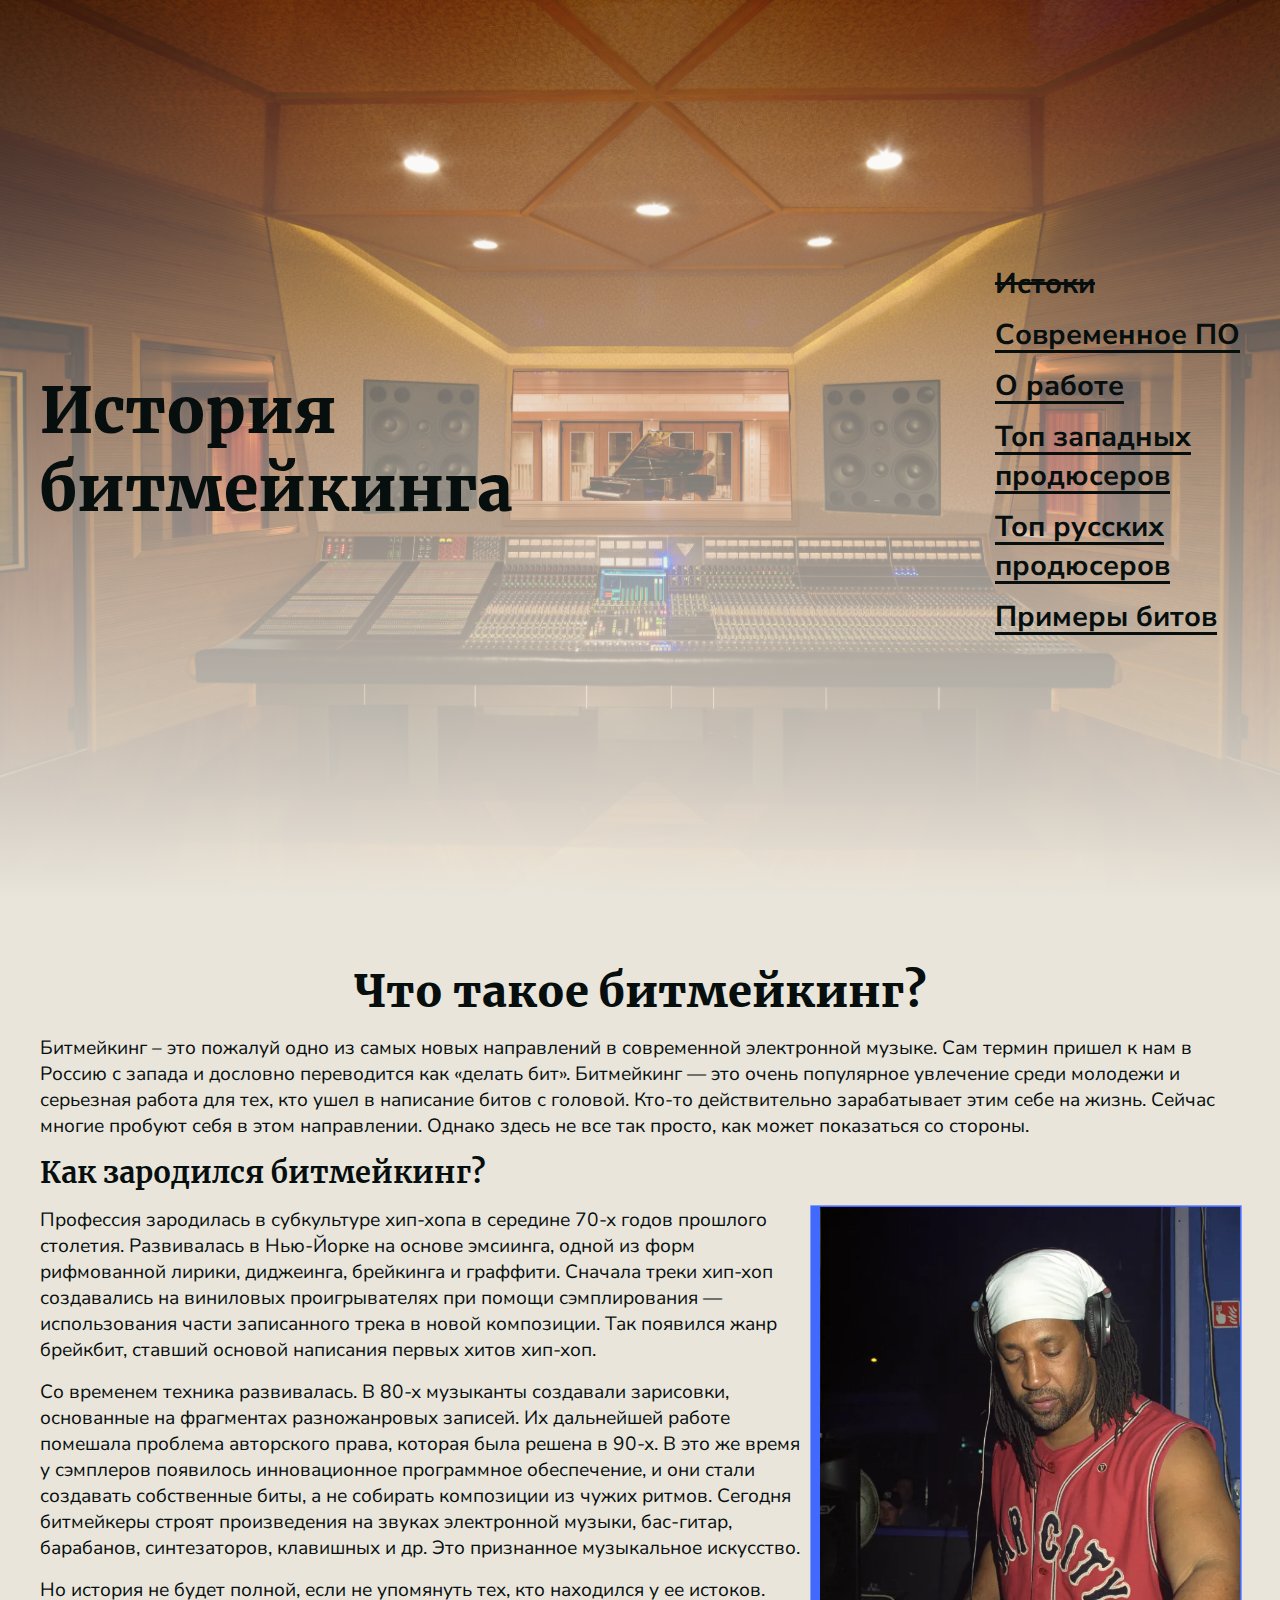
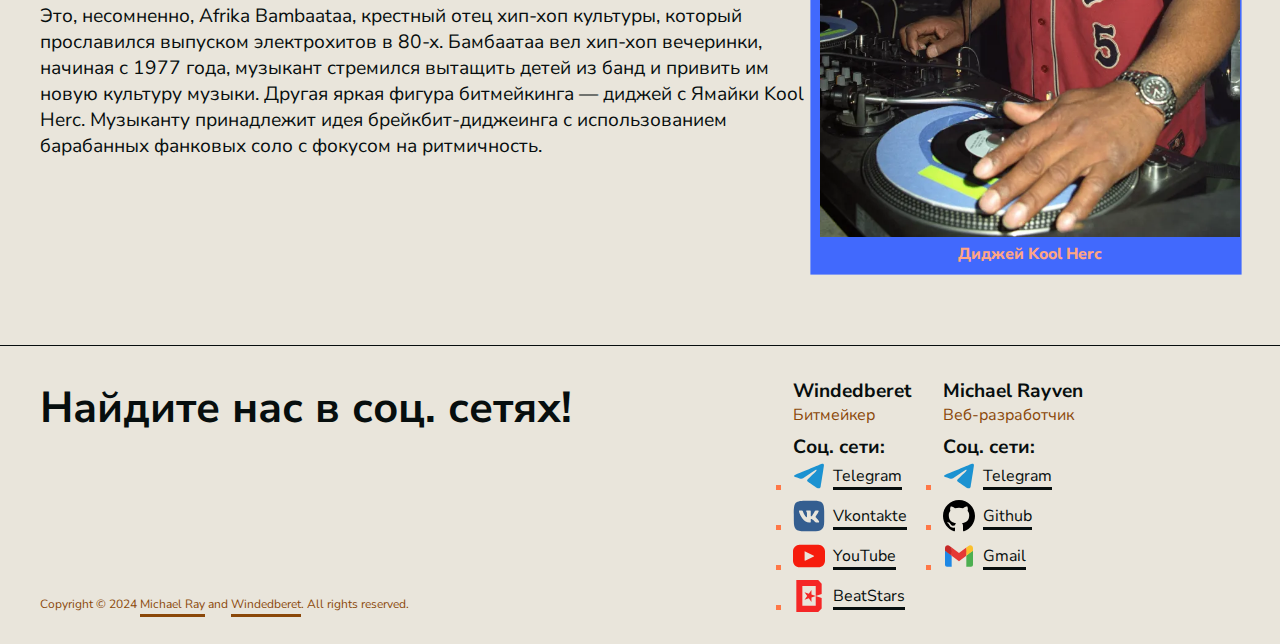
<file: index.html>
<!DOCTYPE html>
<html lang="en">

<head>
    <meta charset="UTF-8">
    <meta name="viewport" content="width=device-width, initial-scale=1.0">
    <title>История битмейкинга</title>
    <link rel="stylesheet" href="css/fonts.css">
    <link rel="stylesheet" href="css/animations.css">
    <link rel="stylesheet" href="css/index.css">
    <script defer src="js/main.js"></script>
</head>

<body>
    <header class="header">
        <div class="container">
            <div class="header__inner">
                <div class="logo header__logo">
                    <div class="logo__image icon--logo"></div>
                    <span class="logo__text">Beatmaking</span>
                </div>
                <button class="header__menu button--primary button">
                    <div class="icon icon--menu icon--color-background"></div>
                </button>
                <nav class="header__nav nav">
                    <ul class="nav__list">
                        <li class="nav__item"><a href="index.html" class="nav__link link nav__link--selected">Истоки</a></li>
                        <li class="nav__item"><a href="software.html" class="nav__link link">Современное ПО</a></li>
                        <li class="nav__item"><a href="about.html" class="nav__link link">О работе</a></li>
                        <li class="nav__item"><a href="top.html" class="nav__link link">Топ западных продюсеров</a></li>
                        <li class="nav__item"><a href="russian_top.html" class="nav__link link">Топ русских продюсеров</a></li>
                        <li class="nav__item"><a href="examples.html" class="nav__link link">Примеры битов</a></li>
                    </ul>
                </nav>
            </div>
        </div>
    </header>
    <main>
        <section class="hero">
            <div class="container">
                <div class="hero__inner">
                    <h1 class="hero__heading">История<br> битмейкинга</h1>
                    <nav class="nav hero__nav">
                        <ul class="nav__list">
                            <li class="nav__item"><a href="index.html" class="nav__link link nav__link--selected">Истоки</a></li>
                            <li class="nav__item"><a href="software.html" class="nav__link link">Современное ПО</a></li>
                            <li class="nav__item"><a href="about.html" class="nav__link link">О работе</a></li>
                            <li class="nav__item"><a href="top.html" class="nav__link link">Топ западных<br> продюсеров</a></li>
                            <li class="nav__item"><a href="russian_top.html" class="nav__link link">Топ русских<br> продюсеров</a></li>
                            <li class="nav__item"><a href="examples.html" class="nav__link link">Примеры битов</a></li>
                        </ul>
                    </nav>
                </div>
            </div>
        </section>
        <section class="origins">
            <div class="container">
                <article class="article">
                    <h2 class="article__heading">Что такое битмейкинг?</h2>
                    <p class="article__text">Битмейкинг – это пожалуй одно из самых новых направлений в современной
                        электронной музыке. Сам термин пришел к нам в Россию с запада и дословно переводится как «делать
                        бит». Битмейкинг — это очень популярное увлечение среди молодежи и серьезная работа для тех, кто
                        ушел в написание битов с головой. Кто-то действительно зарабатывает этим себе на жизнь. Сейчас
                        многие пробуют себя в этом направлении. Однако здесь не все так просто, как может показаться со
                        стороны.</p>
                    <h3 class="article__subheading">Как зародился битмейкинг?</h3>
                    <figure class="article__image image article__image--right">
                        <img src="assets/beatmakers/koolherc.webp" alt="" class="image__element">
                        <figcaption class="image__caption">Диджей Kool Herc</figcaption>
                    </figure>
                    <p class="article__text">Профессия зародилась в субкультуре хип-хопа в середине 70-х годов прошлого
                        столетия. Развивалась в Нью-Йорке на основе эмсиинга, одной из форм рифмованной лирики,
                        диджеинга, брейкинга и граффити. Сначала треки хип-хоп создавались на виниловых проигрывателях
                        при помощи сэмплирования — использования части записанного трека в новой композиции. Так
                        появился жанр брейкбит, ставший основой написания первых хитов хип-хоп.</p>
                    <p class="article__text">Со временем техника развивалась. В 80-х музыканты создавали зарисовки,
                        основанные на фрагментах разножанровых записей. Их дальнейшей работе помешала проблема
                        авторского права, которая была решена в 90-х. В это же время у сэмплеров появилось инновационное
                        программное обеспечение, и они стали создавать собственные биты, а не собирать композиции из
                        чужих ритмов. Сегодня битмейкеры строят произведения на звуках электронной музыки, бас-гитар,
                        барабанов, синтезаторов, клавишных и др. Это признанное музыкальное искусство.</p>
                    <p class="article__text">Но история не будет полной, если не упомянуть тех, кто находился у ее
                        истоков. Это, несомненно, Afrika Bambaataa, крестный отец хип-хоп культуры, который прославился
                        выпуском электрохитов в 80-х. Бамбаатаа вел хип-хоп вечеринки, начиная с 1977 года, музыкант
                        стремился вытащить детей из банд и привить им новую культуру музыки. Другая яркая фигура
                        битмейкинга — диджей с Ямайки Kool Herc. Музыканту принадлежит идея брейкбит-диджеинга с
                        использованием барабанных фанковых соло с фокусом на ритмичность.</p>
                </article>
            </div>
        </section>
    </main>
    <footer class="footer">
        <div class="container">
            <div class="footer__inner">
                <h2 class="footer__heading">Найдите нас в соц. сетях!</h2>
                <div class="footer__copyright">
                    Copyright &copy; 2024 <a class="link" href="https://github.com/MichaelRayven">Michael Ray</a> and <a class="link" href="https://www.beatstars.com/prodbywindedberet">Windedberet</a>. All rights reserved.
                </div>
                <div class="footer__socials">
                    <div class="socials__inner">
                        <div class="socials__item">
                            <h3 class="socials__person">Windedberet</h3>
                            <p class="socials__position">Битмейкер</p>
                            <h4 class="socials__heading">Соц. сети:</h4>
                            <ul class="socials__list">
                                <li><a class="link" href="https://t.me/@windedberet"><div class="icon icon--telegram"></div>Telegram</a></li>
                                <li><a class="link" href="https://vk.com/windedberet_beats"><div class="icon icon--vk"></div>Vkontakte</a></li>
                                <li><a class="link align-center" href="https://www.youtube.com/@winded_drop_dat"><div class="icon icon--youtube"></div>YouTube</a></li>
                                <li><a class="link align-center" href="https://www.beatstars.com/prodbywindedberet"><div class="icon icon--beatstars"></div>BeatStars</a></li>
                            </ul>
                        </div>
                        <div class="socials__item">
                            <h3 class="socials__person">Michael Rayven</h3>
                            <p class="socials__position">Веб-разработчик</p>
                            <h4 class="socials__heading">Соц. сети:</h4>
                            <ul class="socials__list">
                                <li><a class="link" href="https://t.me/@theitsastels"><div class="icon icon--telegram"></div>Telegram</a></li>
                                <li><a class="link" href="https://github.com/MichaelRayven"><div class="icon icon--github"></div>Github</a></li>
                                <li><a class="link" href="mailto:themikerayven@gmail.com?subject=Email from Beatmaking.com"><div class="icon icon--gmail"></div>Gmail</a></li>
                            </ul>
                        </div>
                    </div>
                </div>
            </div>
        </div>
    </footer>
</body>

</html>
</file>
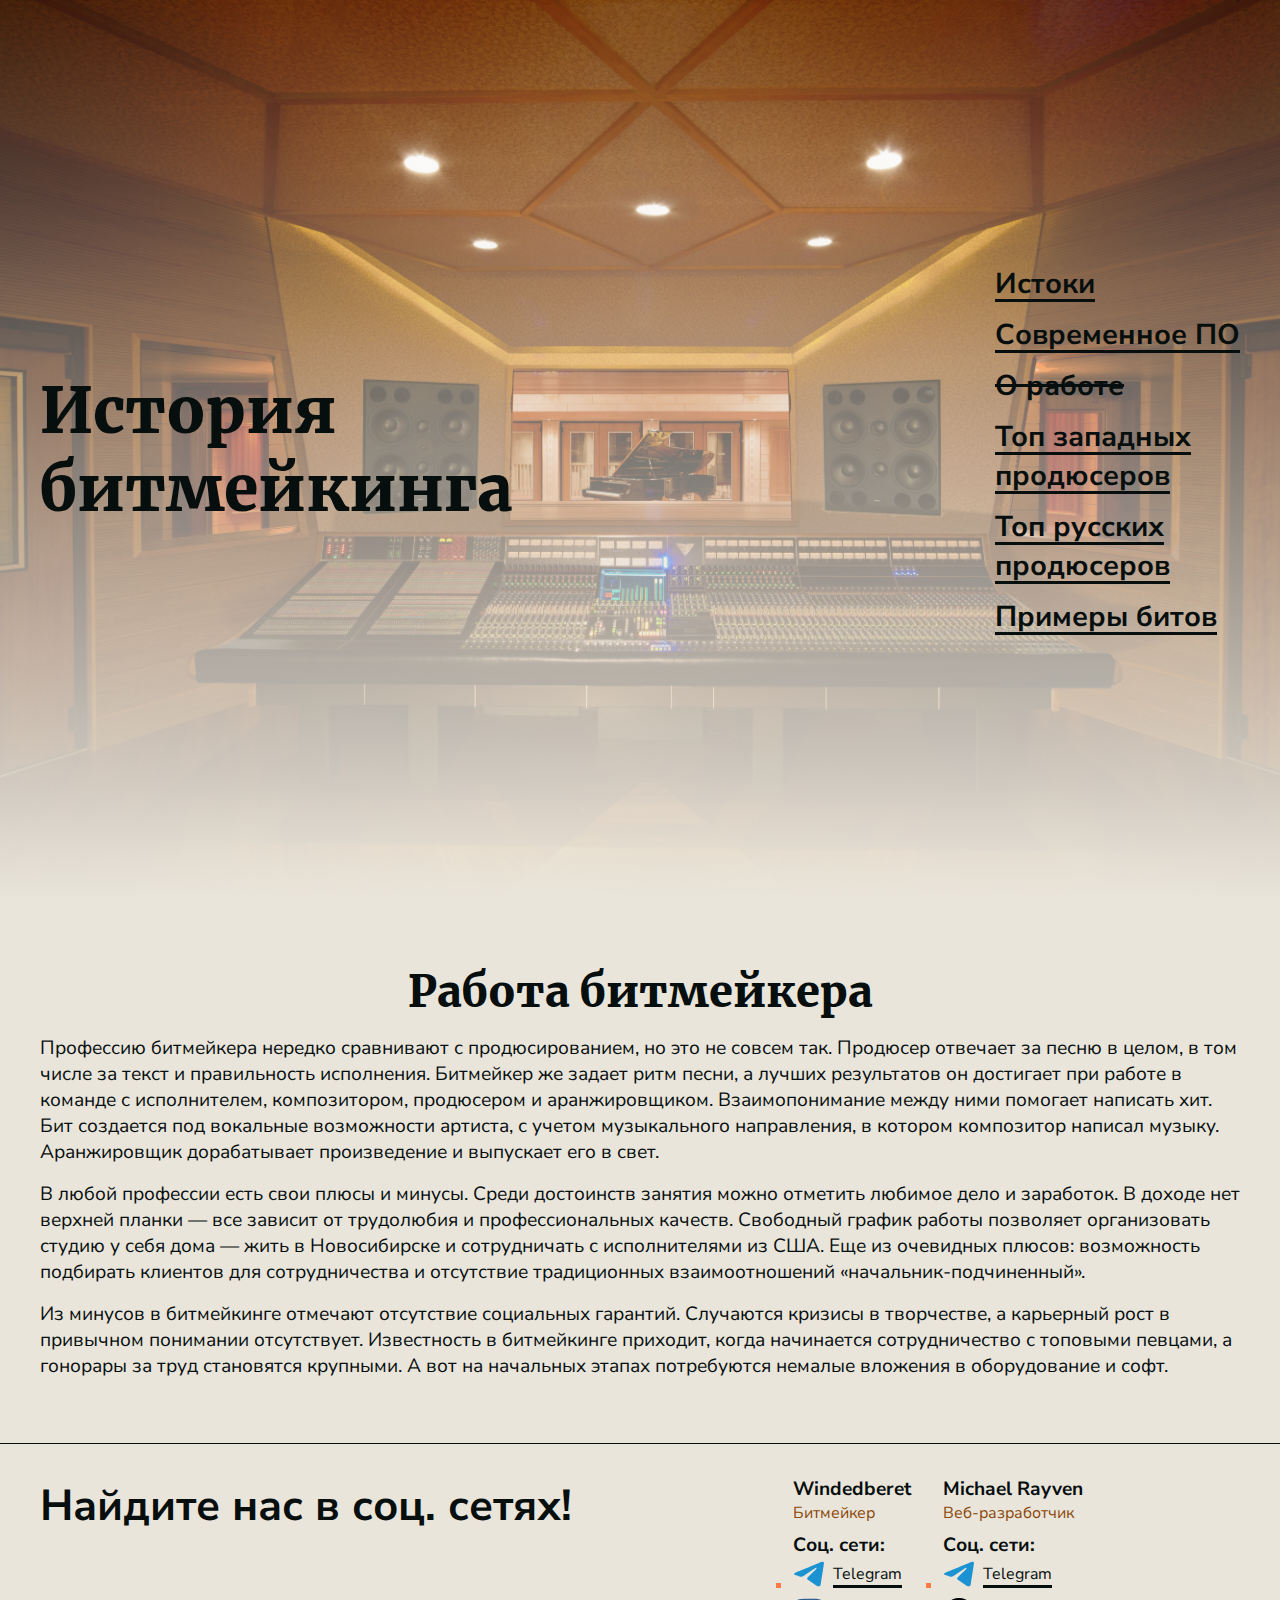
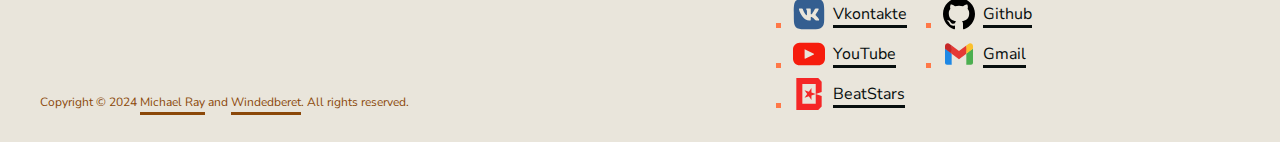
<file: about.html>
<!DOCTYPE html>
<html lang="en">

<head>
    <meta charset="UTF-8">
    <meta name="viewport" content="width=device-width, initial-scale=1.0">
    <title>История битмейкинга</title>
    <link rel="stylesheet" href="css/fonts.css">
    <link rel="stylesheet" href="css/animations.css">
    <link rel="stylesheet" href="css/index.css">
    <script defer src="js/main.js"></script>
</head>

<body>
    <header class="header">
        <div class="container">
            <div class="header__inner">
                <div class="logo header__logo">
                    <div class="logo__image icon--logo"></div>
                    <span class="logo__text">Beatmaking</span>
                </div>
                <button class="header__menu button--primary button">
                    <div class="icon icon--menu icon--color-background"></div>
                </button>
                <nav class="header__nav nav">
                    <ul class="nav__list">
                        <li class="nav__item"><a href="index.html" class="nav__link link">Истоки</a></li>
                        <li class="nav__item"><a href="software.html" class="nav__link link">Современное ПО</a></li>
                        <li class="nav__item"><a href="about.html" class="nav__link link nav__link--selected">О работе</a></li>
                        <li class="nav__item"><a href="top.html" class="nav__link link">Топ западных продюсеров</a></li>
                        <li class="nav__item"><a href="russian_top.html" class="nav__link link">Топ русских продюсеров</a></li>
                        <li class="nav__item"><a href="examples.html" class="nav__link link">Примеры битов</a></li>
                    </ul>
                </nav>
            </div>
        </div>
    </header>
    <main>
        <section class="hero">
            <div class="container">
                <div class="hero__inner">
                    <h1 class="hero__heading">История<br> битмейкинга</h1>
                    <nav class="nav hero__nav">
                        <ul class="nav__list">
                            <li class="nav__item"><a href="index.html" class="nav__link link">Истоки</a></li>
                            <li class="nav__item"><a href="software.html" class="nav__link link">Современное ПО</a></li>
                            <li class="nav__item"><a href="about.html" class="nav__link link nav__link--selected">О работе</a></li>
                            <li class="nav__item"><a href="top.html" class="nav__link link">Топ западных<br> продюсеров</a></li>
                            <li class="nav__item"><a href="russian_top.html" class="nav__link link">Топ русских<br> продюсеров</a></li>
                            <li class="nav__item"><a href="examples.html" class="nav__link link">Примеры битов</a></li>
                        </ul>
                    </nav>
                </div>
            </div>
        </section>
        <section class="work">
            <div class="container">
                <article class="article">
                    <h2 class="article__heading">Работа битмейкера</h2>
                    <p class="article__text">Профессию битмейкера нередко сравнивают с продюсированием, но это не совсем так. Продюсер отвечает за песню в целом, в том числе за текст и правильность исполнения. Битмейкер же задает ритм песни, а лучших результатов он достигает при работе в команде с исполнителем, композитором, продюсером и аранжировщиком. Взаимопонимание между ними помогает написать хит. Бит создается под вокальные возможности артиста, с учетом музыкального направления, в котором композитор написал музыку. Аранжировщик дорабатывает произведение и выпускает его в свет.</p>
                    <p class="article__text">В любой профессии есть свои плюсы и минусы. Среди достоинств занятия можно отметить любимое дело и заработок. В доходе нет верхней планки — все зависит от трудолюбия и профессиональных качеств. Свободный график работы позволяет организовать студию у себя дома — жить в Новосибирске и сотрудничать с исполнителями из США. Еще из очевидных плюсов: возможность подбирать клиентов для сотрудничества и отсутствие традиционных взаимоотношений «начальник-подчиненный».</p>
                    <p class="article__text">Из минусов в битмейкинге отмечают отсутствие социальных гарантий. Случаются кризисы в творчестве, а карьерный рост в привычном понимании отсутствует. Известность в битмейкинге приходит, когда начинается сотрудничество с топовыми певцами, а гонорары за труд становятся крупными. А вот на начальных этапах потребуются немалые вложения в оборудование и софт.</p>
                </article>
            </div>
        </section>
    </main>
    <footer class="footer">
        <div class="container">
            <div class="footer__inner">
                <h2 class="footer__heading">Найдите нас в соц. сетях!</h2>
                <div class="footer__copyright">
                    Copyright &copy; 2024 <a class="link" href="https://github.com/MichaelRayven">Michael Ray</a> and <a class="link" href="https://www.beatstars.com/prodbywindedberet">Windedberet</a>. All rights reserved.
                </div>
                <div class="footer__socials">
                    <div class="socials__inner">
                        <div class="socials__item">
                            <h3 class="socials__person">Windedberet</h3>
                            <p class="socials__position">Битмейкер</p>
                            <h4 class="socials__heading">Соц. сети:</h4>
                            <ul class="socials__list">
                                <li><a class="link" href="https://t.me/@windedberet"><div class="icon icon--telegram"></div>Telegram</a></li>
                                <li><a class="link" href="https://vk.com/windedberet_beats"><div class="icon icon--vk"></div>Vkontakte</a></li>
                                <li><a class="link align-center" href="https://www.youtube.com/@winded_drop_dat"><div class="icon icon--youtube"></div>YouTube</a></li>
                                <li><a class="link align-center" href="https://www.beatstars.com/prodbywindedberet"><div class="icon icon--beatstars"></div>BeatStars</a></li>
                            </ul>
                        </div>
                        <div class="socials__item">
                            <h3 class="socials__person">Michael Rayven</h3>
                            <p class="socials__position">Веб-разработчик</p>
                            <h4 class="socials__heading">Соц. сети:</h4>
                            <ul class="socials__list">
                                <li><a class="link" href="https://t.me/@theitsastels"><div class="icon icon--telegram"></div>Telegram</a></li>
                                <li><a class="link" href="https://github.com/MichaelRayven"><div class="icon icon--github"></div>Github</a></li>
                                <li><a class="link" href="mailto:themikerayven@gmail.com?subject=Email from Beatmaking.com"><div class="icon icon--gmail"></div>Gmail</a></li>
                            </ul>
                        </div>
                    </div>
                </div>
            </div>
        </div>
    </footer>
</body>

</html>
</file>
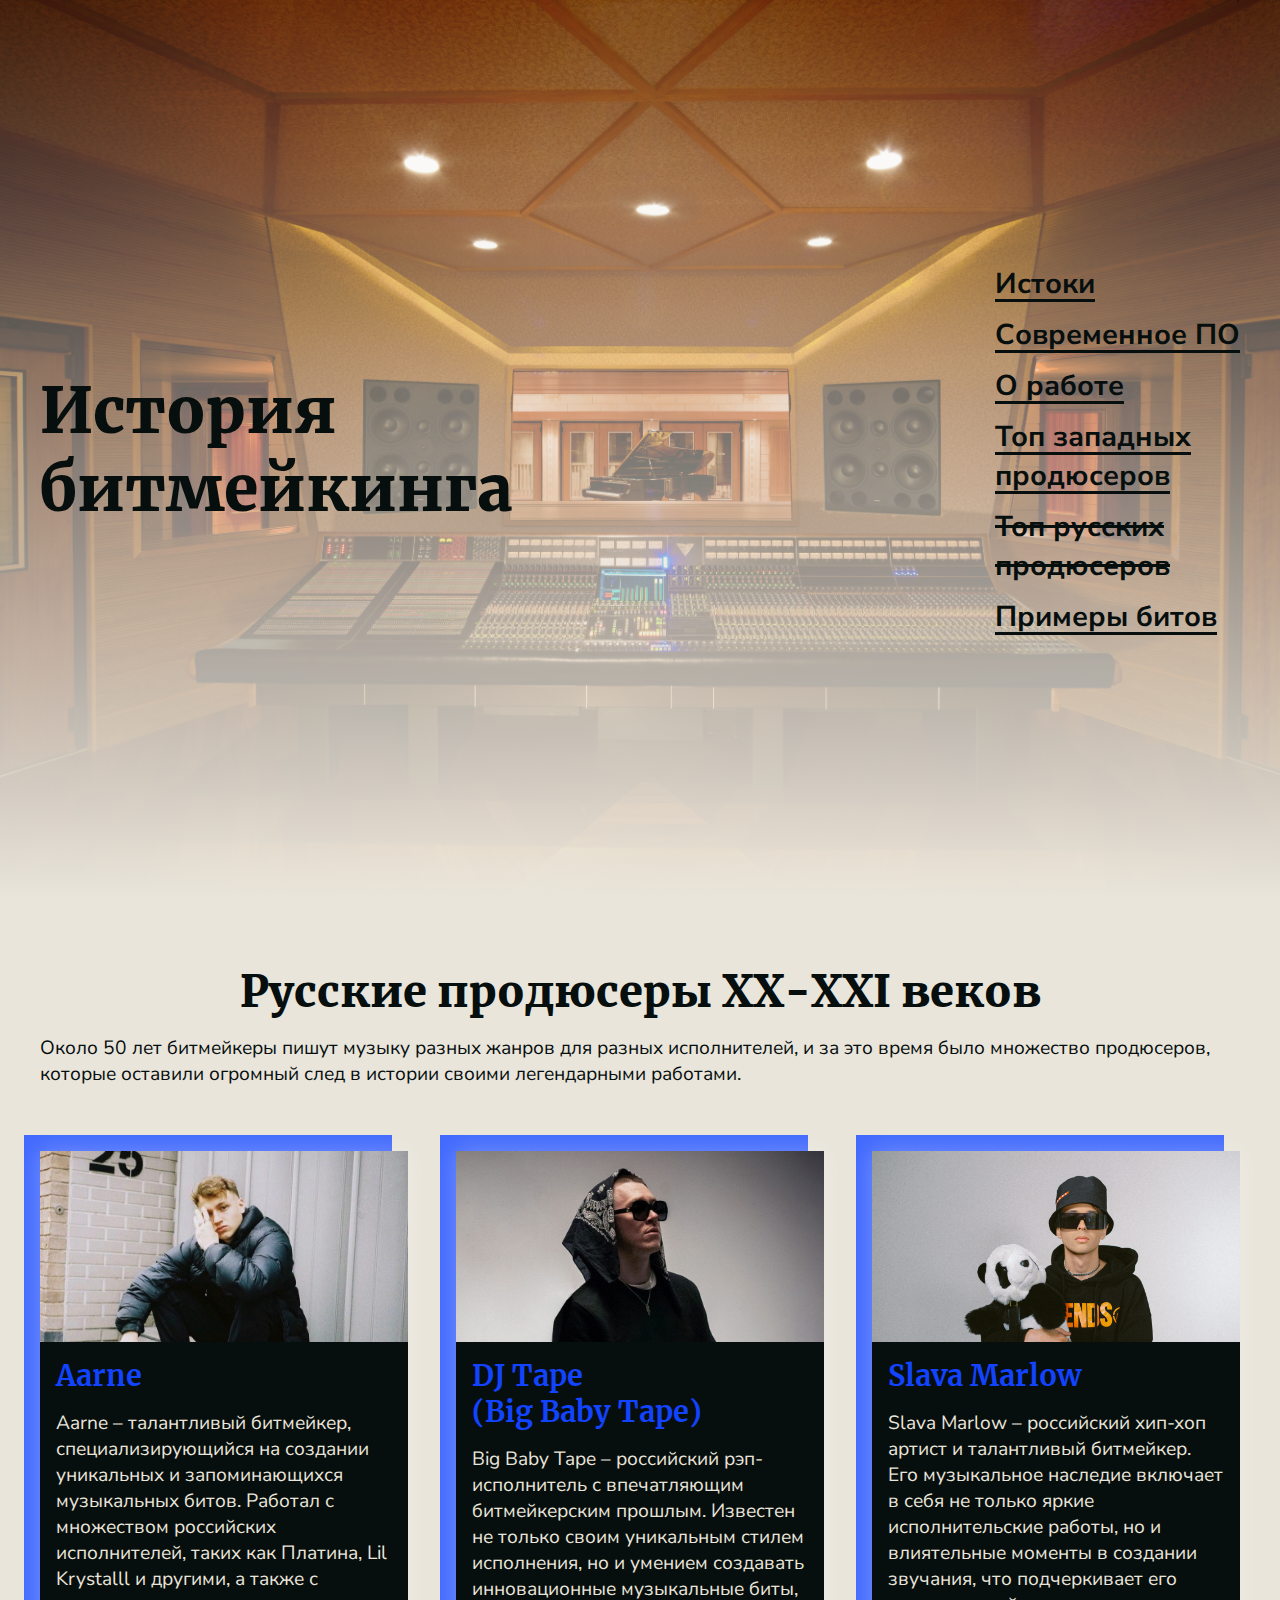
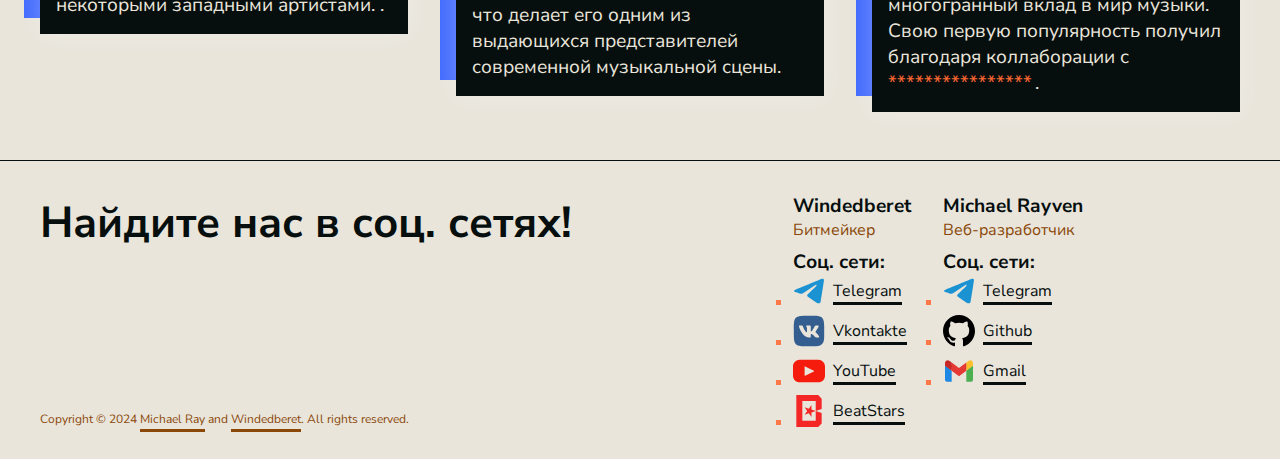
<file: russian_top.html>
<!DOCTYPE html>
<html lang="en">

<head>
    <meta charset="UTF-8">
    <meta name="viewport" content="width=device-width, initial-scale=1.0">
    <title>История битмейкинга</title>
    <link rel="stylesheet" href="css/fonts.css">
    <link rel="stylesheet" href="css/animations.css">
    <link rel="stylesheet" href="css/index.css">
    <script defer src="js/main.js"></script>
    <script defer src="js/top.js"></script>
</head>
<body>
    <header class="header">
        <div class="container">
            <div class="header__inner">
                <div class="logo header__logo">
                    <div class="logo__image icon--logo"></div>
                    <span class="logo__text">Beatmaking</span>
                </div>
                <button class="header__menu button--primary button">
                    <div class="icon icon--menu icon--color-background"></div>
                </button>
                <nav class="header__nav nav">
                    <ul class="nav__list">
                        <li class="nav__item"><a href="index.html" class="nav__link link">Истоки</a></li>
                        <li class="nav__item"><a href="software.html" class="nav__link link">Современное ПО</a></li>
                        <li class="nav__item"><a href="about.html" class="nav__link link">О работе</a></li>
                        <li class="nav__item"><a href="top.html" class="nav__link link">Топ западных
                                продюсеров</a></li>
                        <li class="nav__item"><a href="russian_top.html" class="nav__link link nav__link--selected">Топ
                                русских
                                продюсеров</a></li>
                        <li class="nav__item"><a href="examples.html" class="nav__link link">Примеры битов</a></li>
                    </ul>
                </nav>
            </div>
        </div>
    </header>
    <main>
        <section class="hero">
            <div class="container">
                <div class="hero__inner">
                    <h1 class="hero__heading">История<br> битмейкинга</h1>
                    <nav class="nav hero__nav">
                        <ul class="nav__list">
                            <li class="nav__item"><a href="index.html" class="nav__link link">Истоки</a></li>
                            <li class="nav__item"><a href="software.html" class="nav__link link">Современное ПО</a></li>
                            <li class="nav__item"><a href="about.html" class="nav__link link">О работе</a></li>
                            <li class="nav__item"><a href="top.html" class="nav__link link">Топ
                                    западных<br> продюсеров</a></li>
                            <li class="nav__item"><a href="russian_top.html"
                                    class="nav__link link nav__link--selected">Топ русских<br>
                                    продюсеров</a></li>
                            <li class="nav__item"><a href="examples.html" class="nav__link link">Примеры битов</a></li>
                        </ul>
                    </nav>
                </div>
            </div>
        </section>
        <section class="top">
            <div class="container">
                <article class="article">
                    <h2 class="article__heading">Русские продюсеры XX-XXI веков</h2>
                    <p class="article__text">Около 50 лет битмейкеры пишут музыку разных жанров для разных исполнителей,
                        и за это время было множество продюсеров, которые оставили огромный след в истории своими
                        легендарными работами.</p>
                </article>
                <div class="top__cards">
                    <div class="card">
                        <img src="assets/beatmakers/aarne.jpg" alt="" class="card__image">
                        <h3 class="card__heading">Aarne</h3>
                        <p class="card__text">Aarne – талантливый битмейкер, специализирующийся на создании уникальных и
                            запоминающихся музыкальных битов. Работал с множеством российских исполнителей, таких как
                            Платина, Lil Krystalll и другими, а также с некоторыми западными артистами. . </p>
                    </div>
                    <div class="card">
                        <img src="assets/beatmakers/dj-tape.jpg" alt="" class="card__image">
                        <h3 class="card__heading">DJ Tape <br>(Big Baby Tape)</h3>
                        <p class="card__text">Big Baby Tape – российский рэп-исполнитель с впечатляющим битмейкерским
                            прошлым. Известен не только своим уникальным стилем исполнения, но и умением создавать
                            инновационные музыкальные биты, что делает его одним из выдающихся представителей
                            современной музыкальной сцены.</p>

                    </div>
                    <div class="card">
                        <img src="assets/beatmakers/slava-marlow.jpg" alt="" class="card__image">
                        <h3 class="card__heading">Slava Marlow</h3>
                        <p class="card__text">Slava Marlow – российский хип-хоп артист и талантливый битмейкер. Его
                            музыкальное наследие включает в себя не только яркие исполнительские работы, но и
                            влиятельные моменты в создании звучания, что подчеркивает его многогранный вклад в мир
                            музыки. Свою первую популярность получил благодаря коллаборации с <span
                                class="spoiler spoiler--secondary">Моргенштерном</span>.</p>
                    </div>
                </div>
            </div>
        </section>
    </main>
    <div id="morgenshtern-popup" class="popup popup--right">
        <h3 class="popup__heading">
            <div class="icon icon--warning-accent"></div>
            Внимание!
            <button class="popup__close button button--icon">
                <div class="icon icon--close-accent"></div>
            </button>
        </h3>
        <p class="popup__text">В настоящее время Алишеер Тагиирович Моргенштерн признан иноагентом на территории
            Росийской Федирации.</p>
    </div>
    <footer class="footer">
        <div class="container">
            <div class="footer__inner">
                <h2 class="footer__heading">Найдите нас в соц. сетях!</h2>
                <div class="footer__copyright">
                    Copyright &copy; 2024 <a class="link" href="https://github.com/MichaelRayven">Michael Ray</a> and <a class="link" href="https://www.beatstars.com/prodbywindedberet">Windedberet</a>. All rights reserved.
                </div>
                <div class="footer__socials">
                    <div class="socials__inner">
                        <div class="socials__item">
                            <h3 class="socials__person">Windedberet</h3>
                            <p class="socials__position">Битмейкер</p>
                            <h4 class="socials__heading">Соц. сети:</h4>
                            <ul class="socials__list">
                                <li><a class="link" href="https://t.me/@windedberet"><div class="icon icon--telegram"></div>Telegram</a></li>
                                <li><a class="link" href="https://vk.com/windedberet_beats"><div class="icon icon--vk"></div>Vkontakte</a></li>
                                <li><a class="link align-center" href="https://www.youtube.com/@winded_drop_dat"><div class="icon icon--youtube"></div>YouTube</a></li>
                                <li><a class="link align-center" href="https://www.beatstars.com/prodbywindedberet"><div class="icon icon--beatstars"></div>BeatStars</a></li>
                            </ul>
                        </div>
                        <div class="socials__item">
                            <h3 class="socials__person">Michael Rayven</h3>
                            <p class="socials__position">Веб-разработчик</p>
                            <h4 class="socials__heading">Соц. сети:</h4>
                            <ul class="socials__list">
                                <li><a class="link" href="https://t.me/@theitsastels"><div class="icon icon--telegram"></div>Telegram</a></li>
                                <li><a class="link" href="https://github.com/MichaelRayven"><div class="icon icon--github"></div>Github</a></li>
                                <li><a class="link" href="mailto:themikerayven@gmail.com?subject=Email from Beatmaking.com"><div class="icon icon--gmail"></div>Gmail</a></li>
                            </ul>
                        </div>
                    </div>
                </div>
            </div>
        </div>
    </footer>
</body>

</html>
</file>
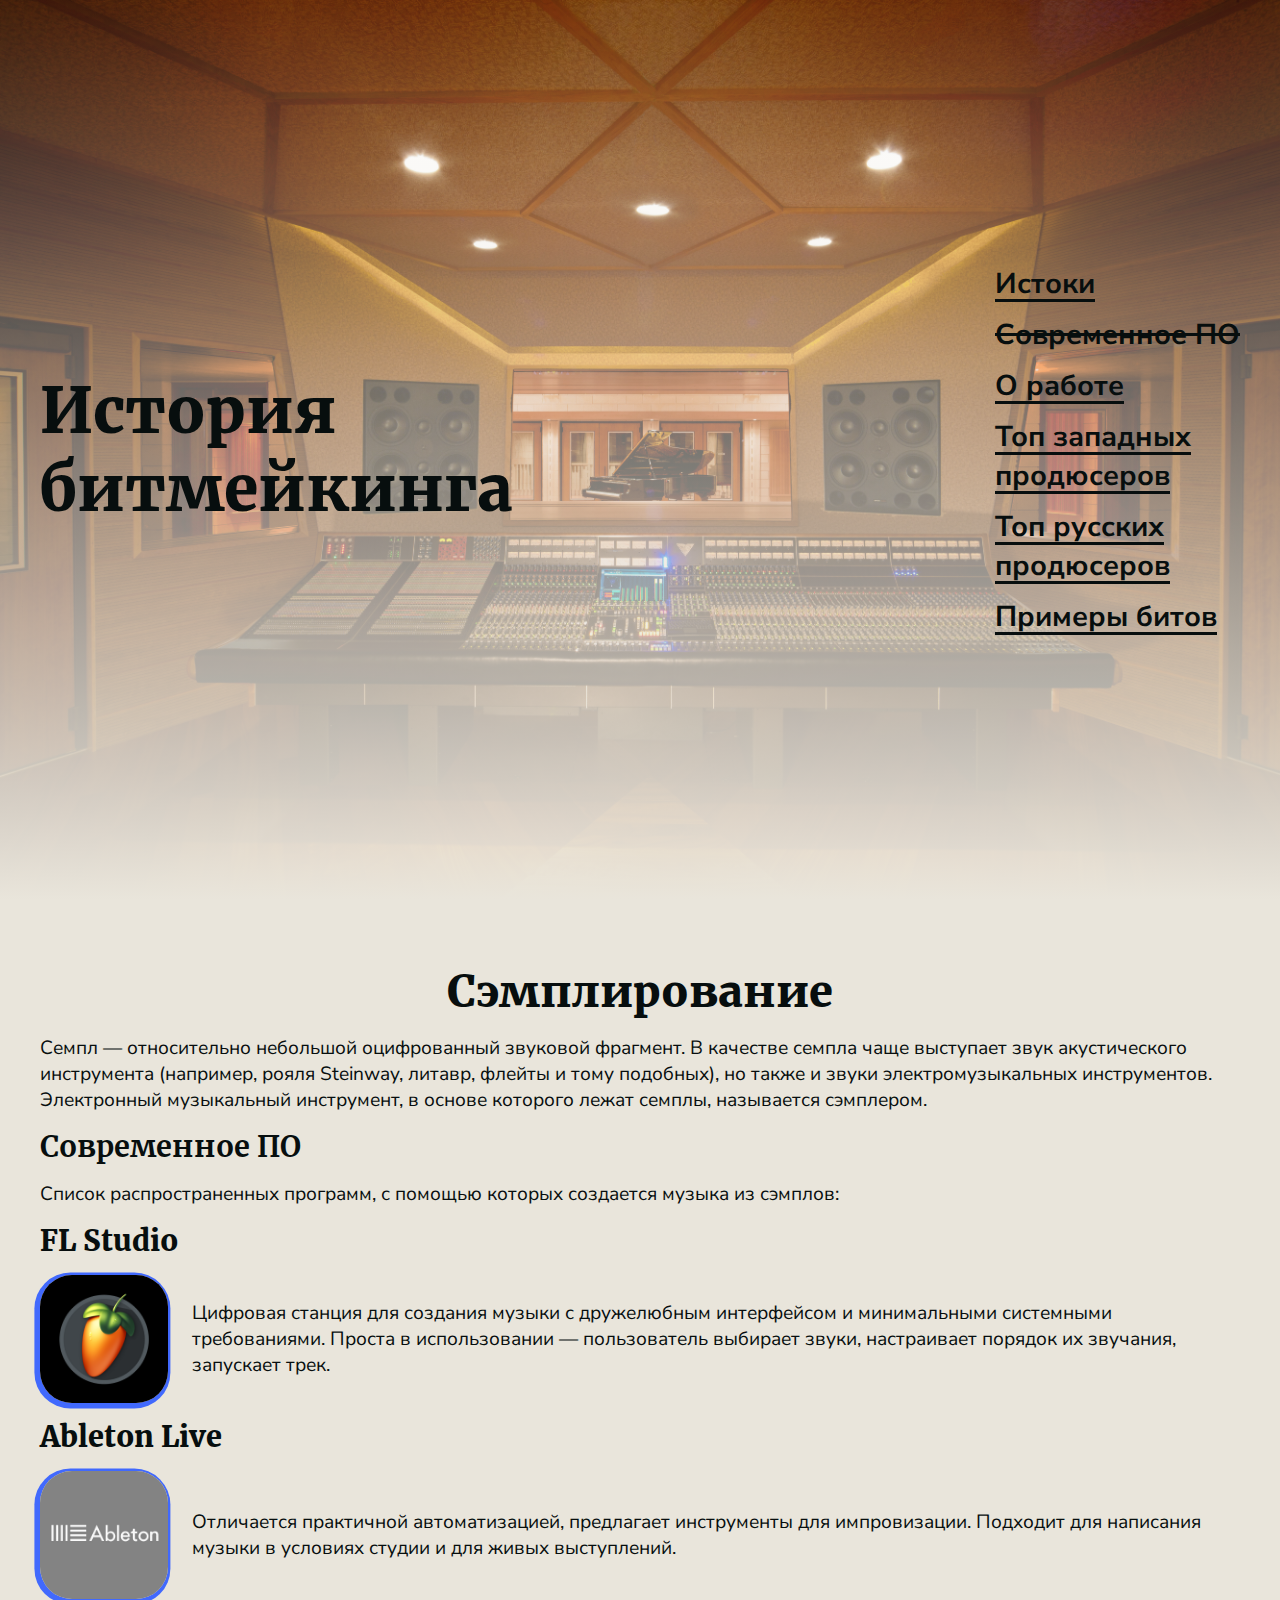
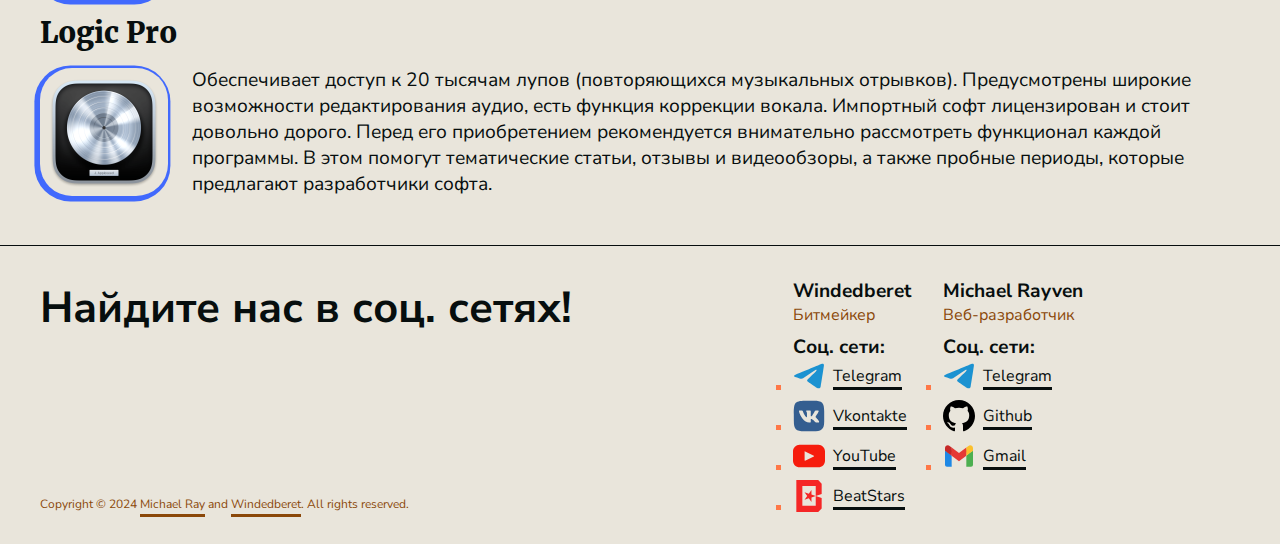
<file: software.html>
<!DOCTYPE html>
<html lang="en">

<head>
    <meta charset="UTF-8">
    <meta name="viewport" content="width=device-width, initial-scale=1.0">
    <title>История битмейкинга</title>
    <link rel="stylesheet" href="css/fonts.css">
    <link rel="stylesheet" href="css/animations.css">
    <link rel="stylesheet" href="css/index.css">
    <script defer src="js/main.js"></script>
</head>

<body>
    <header class="header">
        <div class="container">
            <div class="header__inner">
                <div class="logo header__logo">
                    <div class="logo__image icon--logo"></div>
                    <span class="logo__text">Beatmaking</span>
                </div>
                <button class="header__menu button--primary button">
                    <div class="icon icon--menu icon--color-background"></div>
                </button>
                <nav class="header__nav nav">
                    <ul class="nav__list">
                        <li class="nav__item"><a href="index.html" class="nav__link link">Истоки</a></li>
                        <li class="nav__item"><a href="software.html" class="nav__link link nav__link--selected">Современное ПО</a></li>
                        <li class="nav__item"><a href="about.html" class="nav__link link">О работе</a></li>
                        <li class="nav__item"><a href="top.html" class="nav__link link">Топ западных продюсеров</a></li>
                        <li class="nav__item"><a href="russian_top.html" class="nav__link link">Топ русских продюсеров</a></li>
                        <li class="nav__item"><a href="examples.html" class="nav__link link">Примеры битов</a></li>
                    </ul>
                </nav>
            </div>
        </div>
    </header>
    <main>
        <section class="hero">
            <div class="container">
                <div class="hero__inner">
                    <h1 class="hero__heading">История<br> битмейкинга</h1>
                    <nav class="nav hero__nav">
                        <ul class="nav__list">
                            <li class="nav__item"><a href="index.html" class="nav__link link">Истоки</a></li>
                            <li class="nav__item"><a href="software.html" class="nav__link link nav__link--selected">Современное ПО</a></li>
                            <li class="nav__item"><a href="about.html" class="nav__link link">О работе</a></li>
                            <li class="nav__item"><a href="top.html" class="nav__link link">Топ западных<br> продюсеров</a></li>
                            <li class="nav__item"><a href="russian_top.html" class="nav__link link">Топ русских<br> продюсеров</a></li>
                            <li class="nav__item"><a href="examples.html" class="nav__link link">Примеры битов</a></li>
                        </ul>
                    </nav>
                </div>
            </div>
        </section>
        <section class="software">
            <div class="container">
                <article class="article">
                    <h2 class="article__heading">Сэмплирование</h2>
                    <p class="article__text">Семпл — относительно небольшой оцифрованный звуковой фрагмент. В качестве семпла чаще выступает звук акустического инструмента (например, рояля Steinway, литавр, флейты и тому подобных), но также и звуки электромузыкальных инструментов. Электронный музыкальный инструмент, в основе которого лежат семплы, называется сэмплером.</p>
                    <h3 class="article__subheading">Современное ПО</h3>
                    <p class="article__text">Список распространенных программ, с помощью которых создается музыка из сэмплов:</p>
                </article>
                <div class="list">
                    <div class="item">
                        <h3 class="item__heading">FL Studio</h3>
                        <div class="item__inner">
                            <img src="assets/software/flstudio.png" alt="" class="item__image">
                            <p class="item__text">Цифровая станция для создания музыки с дружелюбным интерфейсом и минимальными системными требованиями. Проста в использовании — пользователь выбирает звуки, настраивает порядок их звучания, запускает трек.</p>
                        </div>
                    </div>
                    <div class="item">
                        <h3 class="item__heading">Ableton Live</h3>
                        <div class="item__inner">
                            <img src="assets/software/ableton.jpg" alt="" class="item__image">
                            <p class="item__text">Отличается практичной автоматизацией, предлагает инструменты для импровизации. Подходит для написания музыки в условиях студии и для живых выступлений.</p>
                        </div>
                    </div>
                    <div class="item">
                        <h3 class="item__heading">Logic Pro</h3>
                        <div class="item__inner">
                            <img src="assets/software/logic-pro.png" alt="" class="item__image">
                            <p class="item__text">Обеспечивает доступ к 20 тысячам лупов (повторяющихся музыкальных отрывков). Предусмотрены широкие возможности редактирования аудио, есть функция коррекции вокала. Импортный софт лицензирован и стоит довольно дорого. Перед его приобретением рекомендуется внимательно рассмотреть функционал каждой программы. В этом помогут тематические статьи, отзывы и видеообзоры, а также пробные периоды, которые предлагают разработчики софта.</p>
                        </div>
                    </div>
                </div>
            </div>
        </section>
    </main>
    <footer class="footer">
        <div class="container">
            <div class="footer__inner">
                <h2 class="footer__heading">Найдите нас в соц. сетях!</h2>
                <div class="footer__copyright">
                    Copyright &copy; 2024 <a class="link" href="https://github.com/MichaelRayven">Michael Ray</a> and <a class="link" href="https://www.beatstars.com/prodbywindedberet">Windedberet</a>. All rights reserved.
                </div>
                <div class="footer__socials">
                    <div class="socials__inner">
                        <div class="socials__item">
                            <h3 class="socials__person">Windedberet</h3>
                            <p class="socials__position">Битмейкер</p>
                            <h4 class="socials__heading">Соц. сети:</h4>
                            <ul class="socials__list">
                                <li><a class="link" href="https://t.me/@windedberet"><div class="icon icon--telegram"></div>Telegram</a></li>
                                <li><a class="link" href="https://vk.com/windedberet_beats"><div class="icon icon--vk"></div>Vkontakte</a></li>
                                <li><a class="link align-center" href="https://www.youtube.com/@winded_drop_dat"><div class="icon icon--youtube"></div>YouTube</a></li>
                                <li><a class="link align-center" href="https://www.beatstars.com/prodbywindedberet"><div class="icon icon--beatstars"></div>BeatStars</a></li>
                            </ul>
                        </div>
                        <div class="socials__item">
                            <h3 class="socials__person">Michael Rayven</h3>
                            <p class="socials__position">Веб-разработчик</p>
                            <h4 class="socials__heading">Соц. сети:</h4>
                            <ul class="socials__list">
                                <li><a class="link" href="https://t.me/@theitsastels"><div class="icon icon--telegram"></div>Telegram</a></li>
                                <li><a class="link" href="https://github.com/MichaelRayven"><div class="icon icon--github"></div>Github</a></li>
                                <li><a class="link" href="mailto:themikerayven@gmail.com?subject=Email from Beatmaking.com"><div class="icon icon--gmail"></div>Gmail</a></li>
                            </ul>
                        </div>
                    </div>
                </div>
            </div>
        </div>
    </footer>
</body>

</html>
</file>
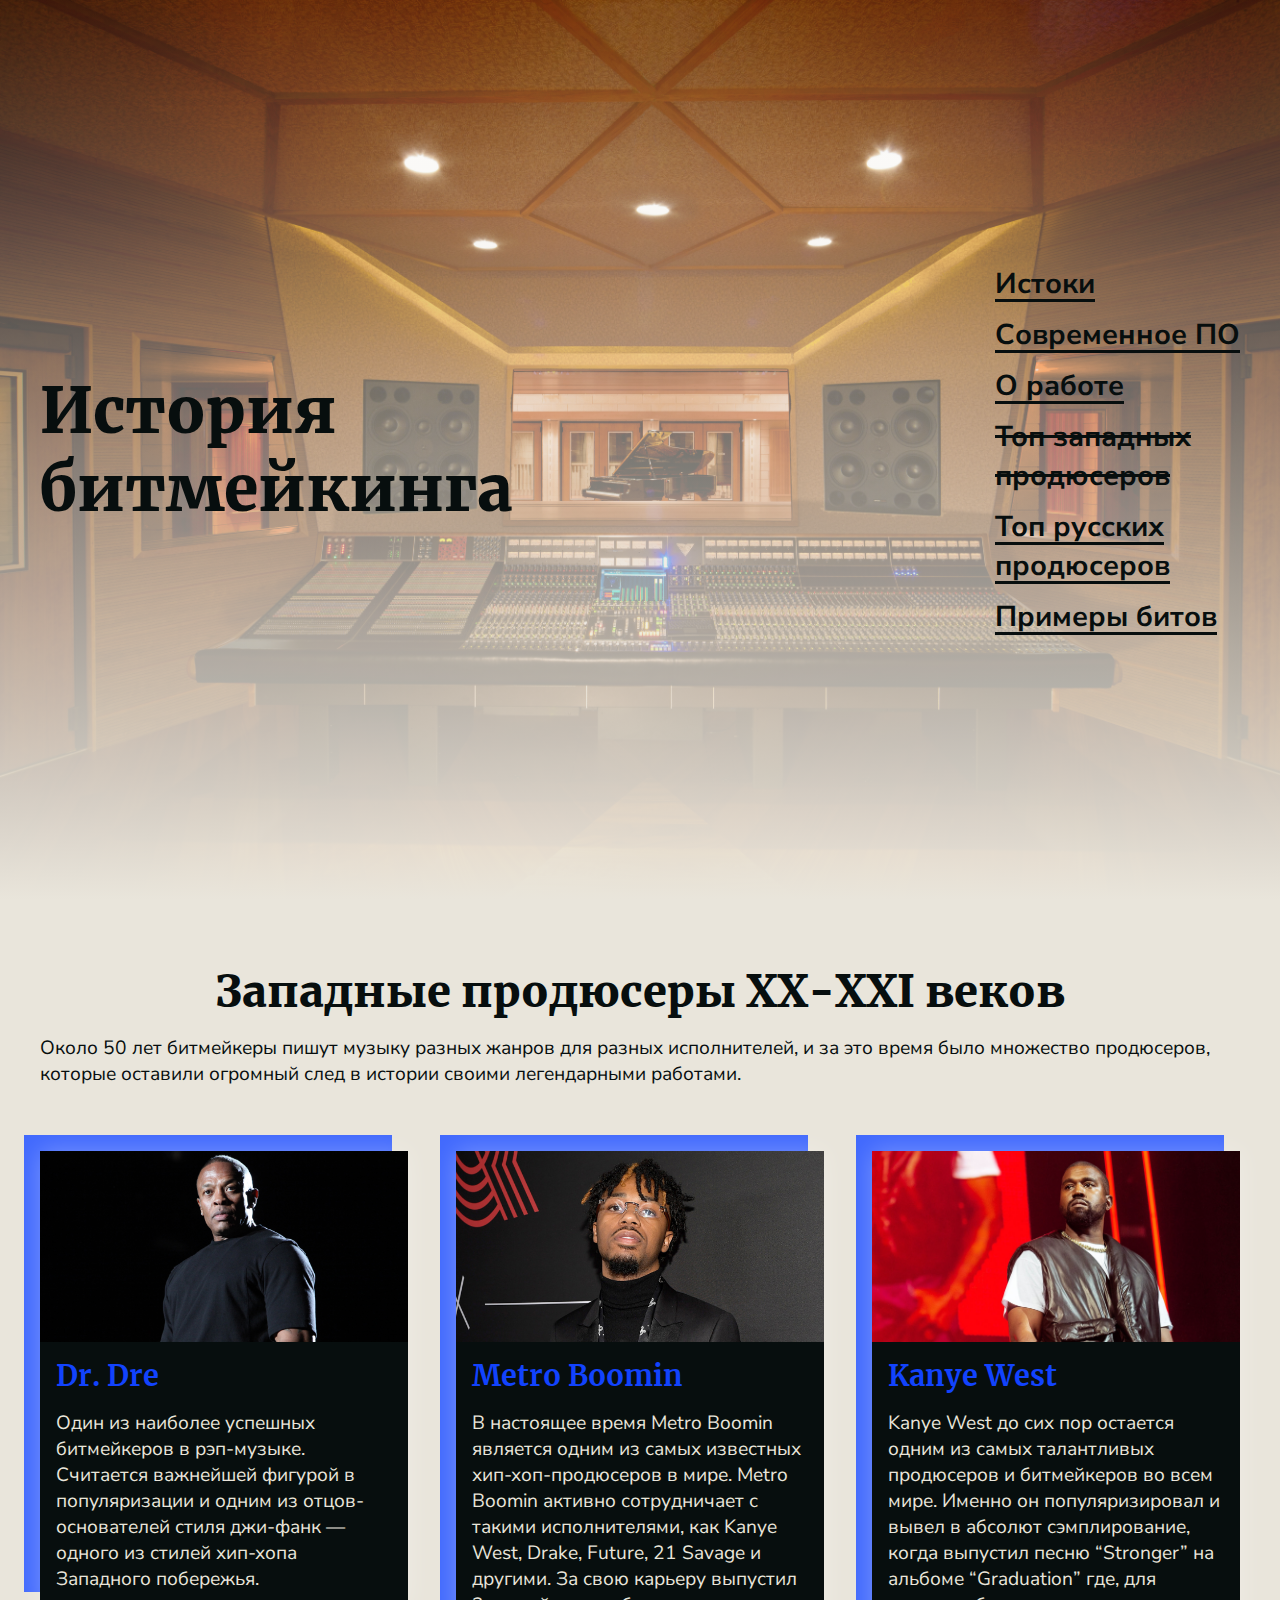
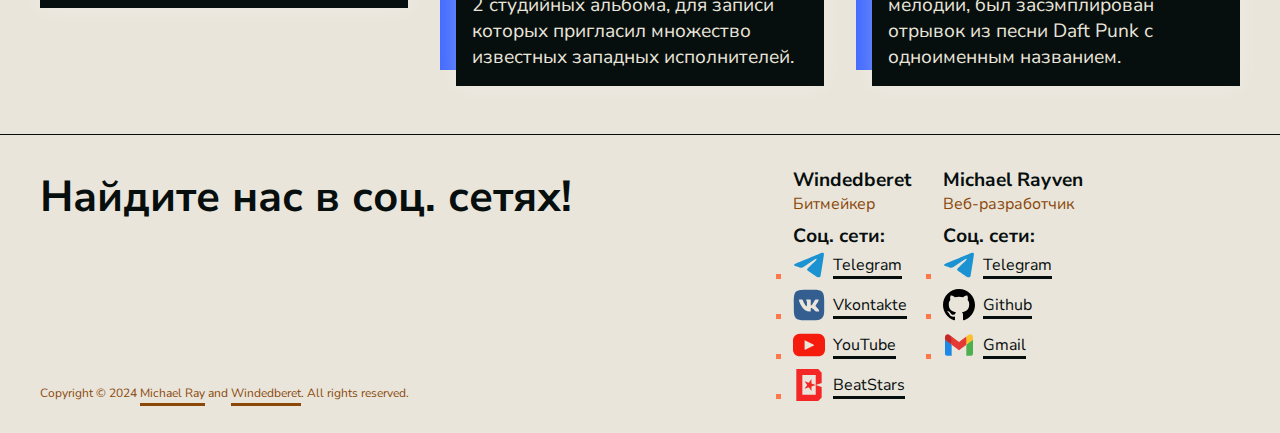
<file: top.html>
<!DOCTYPE html>
<html lang="en">
<head>
    <meta charset="UTF-8">
    <meta name="viewport" content="width=device-width, initial-scale=1.0">
    <title>История битмейкинга</title>
    <link rel="stylesheet" href="css/fonts.css">
    <link rel="stylesheet" href="css/animations.css">
    <link rel="stylesheet" href="css/index.css">
    <script defer src="js/main.js"></script>
    <script defer src="js/top.js"></script>
</head>
<body>
    <header class="header">
        <div class="container">
            <div class="header__inner">
                <div class="logo header__logo">
                    <div class="logo__image icon--logo"></div>
                    <span class="logo__text">Beatmaking</span>
                </div>
                <button class="header__menu button--primary button">
                    <div class="icon icon--menu icon--color-background"></div>
                </button>
                <nav class="header__nav nav">
                    <ul class="nav__list">
                        <li class="nav__item"><a href="index.html" class="nav__link link">Истоки</a></li>
                        <li class="nav__item"><a href="software.html" class="nav__link link">Современное ПО</a></li>
                        <li class="nav__item"><a href="about.html" class="nav__link link">О работе</a></li>
                        <li class="nav__item"><a href="top.html" class="nav__link link nav__link--selected">Топ западных продюсеров</a></li>
                        <li class="nav__item"><a href="russian_top.html" class="nav__link link">Топ русских продюсеров</a></li>
                        <li class="nav__item"><a href="examples.html" class="nav__link link">Примеры битов</a></li>
                    </ul>
                </nav>
            </div>
        </div>
    </header>
    <main>
        <section class="hero">
            <div class="container">
                <div class="hero__inner">
                    <h1 class="hero__heading">История<br> битмейкинга</h1>
                    <nav class="nav hero__nav">
                        <ul class="nav__list">
                            <li class="nav__item"><a href="index.html" class="nav__link link">Истоки</a></li>
                            <li class="nav__item"><a href="software.html" class="nav__link link">Современное ПО</a></li>
                            <li class="nav__item"><a href="about.html" class="nav__link link">О работе</a></li>
                            <li class="nav__item"><a href="top.html" class="nav__link link nav__link--selected">Топ западных<br> продюсеров</a></li>
                            <li class="nav__item"><a href="russian_top.html" class="nav__link link">Топ русских<br> продюсеров</a></li>
                            <li class="nav__item"><a href="examples.html" class="nav__link link">Примеры битов</a></li>
                        </ul>
                    </nav>
                </div>
            </div>
        </section>
        <section class="top">
            <div class="container">
                <article class="article">
                    <h2 class="article__heading">Западные продюсеры XX-XXI веков</h2>
                    <p class="article__text">Около 50 лет битмейкеры пишут музыку разных жанров для разных исполнителей, и за это время было множество продюсеров, которые оставили огромный след в истории своими легендарными работами.</p>
                </article>
                <div class="top__cards">
                    <div class="card">
                        <img src="assets/beatmakers/dr-dre.jpg" alt="" class="card__image">
                        <h4 class="card__heading">Dr. Dre</h4>
                        <p class="card__text">Один из наиболее успешных битмейкеров в рэп-музыке. Считается важнейшей фигурой в популяризации и одним из отцов-основателей стиля джи-фанк — одного из стилей хип-хопа Западного побережья.</p>
                    </div>
                    <div class="card">
                        <img src="assets/beatmakers/metro-boomin.png" alt="" class="card__image">
                        <h4 class="card__heading">Metro Boomin</h4>
                        <p class="card__text">В настоящее время Metro Boomin является одним из самых известных хип-хоп-продюсеров в мире. Metro Boomin активно сотрудничает с такими исполнителями, как Kanye West, Drake, Future, 21 Savage и другими. За свою карьеру выпустил 2 студийных альбома, для записи которых пригласил множество известных западных исполнителей.</p>  
                    </div>
                    <div class="card">
                        <img src="assets/beatmakers/kanye-west.jpg" alt="" class="card__image">
                        <h4 class="card__heading">Kanye West</h4>
                        <p class="card__text">Kanye West до сих пор остается одним из самых талантливых продюсеров и битмейкеров во всем мире. Именно он популяризировал и вывел в абсолют сэмплирование, когда выпустил песню “Stronger” на альбоме “Graduation” где, для мелодии, был засэмплирован отрывок из песни Daft Punk с одноименным названием.</p>   
                    </div>
                </div>
            </div>
        </section>
    </main>
    <footer class="footer">
        <div class="container">
            <div class="footer__inner">
                <h2 class="footer__heading">Найдите нас в соц. сетях!</h2>
                <div class="footer__copyright">
                    Copyright &copy; 2024 <a class="link" href="https://github.com/MichaelRayven">Michael Ray</a> and <a class="link" href="https://www.beatstars.com/prodbywindedberet">Windedberet</a>. All rights reserved.
                </div>
                <div class="footer__socials">
                    <div class="socials__inner">
                        <div class="socials__item">
                            <h3 class="socials__person">Windedberet</h3>
                            <p class="socials__position">Битмейкер</p>
                            <h4 class="socials__heading">Соц. сети:</h4>
                            <ul class="socials__list">
                                <li><a class="link" href="https://t.me/@windedberet"><div class="icon icon--telegram"></div>Telegram</a></li>
                                <li><a class="link" href="https://vk.com/windedberet_beats"><div class="icon icon--vk"></div>Vkontakte</a></li>
                                <li><a class="link align-center" href="https://www.youtube.com/@winded_drop_dat"><div class="icon icon--youtube"></div>YouTube</a></li>
                                <li><a class="link align-center" href="https://www.beatstars.com/prodbywindedberet"><div class="icon icon--beatstars"></div>BeatStars</a></li>
                            </ul>
                        </div>
                        <div class="socials__item">
                            <h3 class="socials__person">Michael Rayven</h3>
                            <p class="socials__position">Веб-разработчик</p>
                            <h4 class="socials__heading">Соц. сети:</h4>
                            <ul class="socials__list">
                                <li><a class="link" href="https://t.me/@theitsastels"><div class="icon icon--telegram"></div>Telegram</a></li>
                                <li><a class="link" href="https://github.com/MichaelRayven"><div class="icon icon--github"></div>Github</a></li>
                                <li><a class="link" href="mailto:themikerayven@gmail.com?subject=Email from Beatmaking.com"><div class="icon icon--gmail"></div>Gmail</a></li>
                            </ul>
                        </div>
                    </div>
                </div>
            </div>
        </div>
    </footer>
</body>
</html>
</file>
<file: css/fonts.css>
@font-face {
    font-family: 'Poppins';
    src: url(../assets/fonts/poppins/Poppins-Thin.ttf) format('truetype');
    font-weight: 100;
    font-style: normal;
}

@font-face {
    font-family: 'Poppins';
    src: url(../assets/fonts/poppins/Poppins-ThinItalic.ttf) format('truetype');
    font-style: italic;
    font-weight: 100;
}

@font-face {
    font-family: 'Poppins';
    src: url(../assets/fonts/poppins/Poppins-ExtraLight.ttf) format('truetype');
    font-weight: 200;
    font-style: normal;
}

@font-face {
    font-family: 'Poppins';
    src: url(../assets/fonts/poppins/Poppins-ExtraLightItalic.ttf) format('truetype');
    font-style: italic;
    font-weight: 200;
}

@font-face {
    font-family: 'Poppins';
    src: url(../assets/fonts/poppins/Poppins-Light.ttf) format('truetype');
    font-weight: 300;
    font-style: normal;
}

@font-face {
    font-family: 'Poppins';
    src: url(../assets/fonts/poppins/Poppins-LightItalic.ttf) format('truetype');
    font-style: italic;
    font-weight: 300;
}

@font-face {
    font-family: 'Poppins';
    src: url(../assets/fonts/poppins/Poppins-Regular.ttf) format('truetype');
    font-weight: 400;
    font-style: normal;
}

@font-face {
    font-family: 'Poppins';
    src: url(../assets/fonts/poppins/Poppins-RegularItalic.ttf) format('truetype');
    font-style: italic;
    font-weight: 400;
}

@font-face {
    font-family: 'Poppins';
    src: url(../assets/fonts/poppins/Poppins-Medium.ttf) format('truetype');
    font-weight: 500;
    font-style: normal;
}

@font-face {
    font-family: 'Poppins';
    src: url(../assets/fonts/poppins/Poppins-MediumItalic.ttf) format('truetype');
    font-style: italic;
    font-weight: 500;
}

@font-face {
    font-family: 'Poppins';
    src: url(../assets/fonts/poppins/Poppins-SemiBold.ttf) format('truetype');
    font-weight: 600;
    font-style: normal;
}

@font-face {
    font-family: 'Poppins';
    src: url(../assets/fonts/poppins/Poppins-SemiBoldItalic.ttf) format('truetype');
    font-style: italic;
    font-weight: 600;
}

@font-face {
    font-family: 'Poppins';
    src: url(../assets/fonts/poppins/Poppins-Bold.ttf) format('truetype');
    font-weight: 700;
    font-style: normal;
}

@font-face {
    font-family: 'Poppins';
    src: url(../assets/fonts/poppins/Poppins-BoldItalic.ttf) format('truetype');
    font-style: italic;
    font-weight: 700;
}

@font-face {
    font-family: 'Poppins';
    src: url(../assets/fonts/poppins/Poppins-ExtraBold.ttf) format('truetype');
    font-weight: 800;
    font-style: normal;
}

@font-face {
    font-family: 'Poppins';
    src: url(../assets/fonts/poppins/Poppins-ExtraBoldItalic.ttf) format('truetype');
    font-style: italic;
    font-weight: 800;
}

@font-face {
    font-family: 'Poppins';
    src: url(../assets/fonts/poppins/Poppins-Black.ttf) format('truetype');
    font-weight: 900;
    font-style: normal;
}

@font-face {
    font-family: 'Poppins';
    src: url(../assets/fonts/poppins/Poppins-BlackItalic.ttf) format('truetype');
    font-style: italic;
    font-weight: 900;
}

@font-face {
    font-family: 'Nunito Sans';
    src: url(../assets/fonts/nunitosans/NunitoSans-VariableFont_YTLC\,opsz\,wdth\,wght.ttf) format('truetype');
    font-style: normal;
}

@font-face {
    font-family: 'Nunito Sans';
    src: url(../assets/fonts/nunitosans/NunitoSans-Italic-VariableFont_YTLC\,opsz\,wdth\,wght.ttf) format('truetype');
    font-style: italic;
}

@font-face {
    font-family: 'Merriweather';
    src: url(../assets/fonts/merriweather/Merriweather-Light.ttf) format('truetype');
    font-weight: 200;
    font-style: normal;
}

@font-face {
    font-family: 'Merriweather';
    src: url(../assets/fonts/merriweather/Merriweather-LightItalic.ttf) format('truetype');
    font-weight: 200;
    font-style: italic;
}

@font-face {
    font-family: 'Merriweather';
    src: url(../assets/fonts/merriweather/Merriweather-Regular.ttf) format('truetype');
    font-weight: 400;
    font-style: normal;
}

@font-face {
    font-family: 'Merriweather';
    src: url(../assets/fonts/merriweather/Merriweather-Italic.ttf) format('truetype');
    font-weight: 400;
    font-style: italic;
}

@font-face {
    font-family: 'Merriweather';
    src: url(../assets/fonts/merriweather/Merriweather-Bold.ttf) format('truetype');
    font-weight: 600;
    font-style: normal;
}

@font-face {
    font-family: 'Merriweather';
    src: url(../assets/fonts/merriweather/Merriweather-BoldItalic.ttf) format('truetype');
    font-weight: 600;
    font-style: italic;
}

@font-face {
    font-family: 'Merriweather';
    src: url(../assets/fonts/merriweather/Merriweather-Black.ttf) format('truetype');
    font-weight: 800;
    font-style: normal;
}

@font-face {
    font-family: 'Merriweather';
    src: url(../assets/fonts/merriweather/Merriweather-BlackItalic.ttf) format('truetype');
    font-weight: 800;
    font-style: italic;
}
</file>
<file: css/animations.css>
@keyframes fade-in-left {
    from {
        opacity: 0;
        transform: translateX(-5rem);
    }

    to {
        opacity: 1;
        transform: translateX(0);
    }
}

@keyframes fade-in-right {
    from {
        opacity: 0;
        transform: translateX(5rem);
    }

    to {
        opacity: 1;
        transform: translateX(0);
    }
}

@keyframes fade-out-left {
    from {
        opacity: 1;
        transform: translateX(0);
    }

    to {
        opacity: 0;
        transform: translateX(-5rem);
    }
}

@keyframes fade-out-right {
    from {
        opacity: 1;
        transform: translateX(0);
    }

    to {
        opacity: 0;
        transform: translateX(5rem);
    }
}


@keyframes pop-in {
    from {
        opacity: 0;
        transform: scale(.8);
    }

    90% {
        opacity: 1;
    }

    to {
        transform: scale(1);
    }
}

@keyframes fade-in {
    from {
        opacity: 0;
    }

    to {
        opacity: 1;
    }
}
</file>
<file: css/index.css>
*, *::after, *::before {
    padding: 0;
    margin: 0;
    box-sizing: border-box;
    vertical-align: baseline;
    font-family: inherit;
    color: inherit;
}

ul, ol {
    list-style: none;
}

a {
    text-underline-offset: .35rem;
    text-decoration-thickness: .2rem;
}

html {
    font-size: 100%;
    font-family: var(--font-primary);
    color: var(--color-text);
}

@media (max-width: 768px) {
    html {
        font-size: 85%;
    }    
}

@media (max-width: 425px) {
    html {
        font-size: 70%;
    }    
}

@media (max-width: 320px) {
    html {
        font-size: 60%;
    }    
}

:root {
    --font-primary: "Nunito Sans", sans-serif;
    --font-accent: "Merriweather", sans-serif;

    --font-size-extra-small: clamp(.75rem, .8vw, 1rem);
    --font-size-small: clamp(1rem, 1vw, 1.15rem);
    --font-size-regular: clamp(1.15rem, 1.5vw, 1.5rem);
    --font-size-medium: clamp(1.5rem, 2.25vw, 2.25rem);
    --font-size-large: clamp(2.25rem, 3.375vw, 3.375rem);
    --font-size-extra-large: clamp(3.375rem, 5.82vw, 3.88125rem);

    --color-primary-100: #718efe;
    --color-primary-200: #597bfe;
    --color-primary-300: #4169fd;
    --color-primary-400: #2a56fd;
    --color-primary-500: #1243FD;
    --color-primary-600: #103ce4;
    --color-primary-700: #0e36ca;
    --color-primary-800: #0d2fb1;
    --color-primary-900: #0b2898;

    --color-secondary-100: #ffa585;
    --color-secondary-200: #ff9670;
    --color-secondary-300: #ff875c;
    --color-secondary-400: #ff7847;
    --color-secondary-500: #ff6933;
    --color-secondary-600: #e65f2e;
    --color-secondary-700: #cc5429;
    --color-secondary-800: #b34a24;
    --color-secondary-900: #993f1f;
}

@media (prefers-color-scheme: dark) {
    :root {
        --color-background: #060c09;
        --color-text: #f8f8fd;
        --color-text-disabled: #ebd3b3;
    }
}

@media (prefers-color-scheme: light) {
    :root {
        --color-background: #e9e5db;
        --color-text: #070e0e;
        --color-text-disabled: #8b4809;
    }
}

/* Container Style */
.container {
    width: min(1200px, 100% - 4rem);
    margin-inline: auto;
}

/* Article Styles */
.article {
    display: inline-block;
    width: 100%;
    margin-block: 1rem;
}

.article > *:not(:last-child) {
    margin-bottom: 1rem;
}

.article__heading {
    font-family: var(--font-accent);
    font-size: var(--font-size-large);
    font-weight: 800;
    text-align: center;
}

.article__subheading {
    font-family: var(--font-accent);
    font-size: var(--font-size-medium);
    font-weight: 600;
}

.article__text {
    font-size: var(--font-size-regular);
    font-weight: 400;
}

.article__image {
    display: block;
    margin-inline: auto;
    max-width: 50%;
}

.article__image--left {
    float: left;
    margin-right: 1rem;
    width: 35%;
}

.article__image--right {
    float: right;
    margin-left: 1rem;
    width: 35%;
}

/* Image Styles */
.image {
    box-shadow: -.25rem .25rem 0rem .35rem var(--color-primary-300);
    background: var(--color-primary-300);
}

.image__element {
    max-width: 100%;
    height: auto;

    object-fit: cover;
    object-position: center;
}

.image__caption {
    font-size: var(--font-size-small);
    font-weight: 800;
    color: var(--color-secondary-100);
    text-align: center;
}

/* Header Styles */
.header {
    user-select: none;
    pointer-events: none;
    opacity: 0;

    position: fixed;
    left: 0;
    top: 0;

    width: 100%;
    z-index: 1;

    background: var(--color-background);
    border-bottom: .05rem solid var(--color-text);
    padding-block: 1.5rem;

    transition: opacity .3s ease;
}

.header.show {
    user-select: unset;
    pointer-events: unset;
    opacity: 1;
}

.header__inner {
    display: flex;
    align-items: center;
}

.header__menu {
    display: none !important;
    grid-area: menu;
}

.header__menu > .icon {
    fill: var(--color-background);
}

.header__logo {
    grid-area: logo;
}

.header__nav {
    grid-area: nav;

    font-weight: 600;
}

@media (max-width: 1200px) {
    .header__inner {
        display: grid;
        grid-template-areas: "logo menu" "nav nav";
    }

    .header__menu {
        display: flex !important;
        justify-self: flex-end;
    }

    .header__nav > .nav__list {
        flex-direction: column;
    }

    .header__nav {
        align-self: flex-start;

        overflow-y: hidden;
        max-height: 0px;
        transition: max-height .5s linear;
    }

    .header__nav::before {
        content: "";
        display: block;
        margin-top: 1rem;
    }

    .header__nav.open {
        height: calc(100% + .5rem);
        max-height: 110%;
    }
}

/* Logo Styles */
.logo {
    display: flex;
    align-items: center;
    column-gap: 1rem;
    margin-right: auto;
}

.logo__image {
    min-width: 2rem;
    min-height: 2rem;

    max-width: 3rem;
    max-height: 3rem;
    
    flex: 1 0 100%;

    object-fit: contain;
    object-position: center;
    aspect-ratio: 1/1;
}

.logo__text {
    font-size: var(--font-size-regular);
    font-family: var(--font-accent);
    font-weight: 600;
}

/* Nav Styles */
.nav__list {
    display: flex;
    gap: .75rem;
}

.nav__link--selected {
    text-decoration: line-through .2rem solid var(--color-text);
}

/* Link Styles */
.link {
    transition: text-decoration-color .2s ease;
    text-underline-offset: .35rem;
}

.link:hover {
    text-decoration-color: var(--color-primary-300);
}

.link:active {
    text-decoration-color: var(--color-primary-400);
}


/* Button Styles */
.button {
    background: var(--color-text);
    color: var(--color-background);
    padding: .5rem;
    border: none;

    display: flex;
    align-items: center;
    column-gap: 1rem;
}

.button--primary {
    transition: box-shadow .2s ease;
}

.button--primary:hover {
    box-shadow: -.25rem .25rem 0 .125rem var(--color-primary-300);
}

.button--primary:active {
    box-shadow: -.25rem .25rem 0 .125rem var(--color-primary-400);
}

.button--icon {
    border-radius: 100%;
    background: none;
    transition: background .2s ease;
}

.button--icon:hover {
    background: #0000001a;
}

.button--icon:active {
    background: #0000002c;
}

@media (prefers-color-scheme: light) {
    .button--icon:hover {
        background: #ffffff1a;
    }
    
    .button--icon:active {
        background: #ffffff2c;
    }
    
}

/* List Styles */
.list > :not(:last-child) {
    margin-bottom: 1rem;
}

.item__heading {
    font-family: var(--font-accent);
    font-size: var(--font-size-medium);
    margin-bottom: 1rem;
}

.item__inner {
    display: flex;
    align-items: center;
    gap: 1.5rem;
}

.item__image {
    flex: 1 0 100%;

    max-width: 8rem;
    width: 15%;    
    height: auto;

    border-radius: 2rem;

    box-shadow: -.1rem .1rem 0rem .25rem var(--color-primary-300);
}

.item__text {
    font-size: var(--font-size-regular);
}

@media (max-width: 425px) {
    .item__inner {
        flex-direction: column;
    }  
    
    .item__image {
        width: 20%;
        margin-inline: auto;
    }

    .item__heading {
        text-align: center;
    }

    .item__text {
        text-align: center;
    }
}

/* Card Styles */
.card {
    display: grid;
    grid-template-rows: 1fr max-content max-content;
    background: var(--color-text);
    color: var(--color-background);

    box-shadow: 0rem 0rem 1.5rem 0rem rgba(255, 255, 255, .3), -1rem -1rem 0rem 0rem var(--color-primary-300);
}

.card > * {
    padding-bottom: 1rem;
}

.card__image {
    width: 100%;
    height: auto;

    aspect-ratio: 16/9;
    object-fit: cover;
    object-position: top;
}

.card__heading {
    font-family: var(--font-accent);
    font-size: var(--font-size-medium);
    font-weight: 600;
    padding-inline: 1rem;

    color: var(--color-primary-500);
}

.card__text {
    font-size: var(--font-size-regular);
    padding-inline: 1rem;
}

/* Spoiler Styles */
.spoiler {
    --_color-text: var(--color-text);

    position: relative;
    color: #00000000;
    transition: color .3s ease;
}

.spoiler::after {
    content: "*********************************";
    position: absolute;
    inset: 0;
    color: var(--_color-text);

    text-overflow: clip;
    word-break: break-all;
    overflow: hidden;

    transition: color .3s ease;
}

.spoiler:hover {
    color: var(--_color-text);
}

.spoiler:hover::after {
    color: #00000000;
}

.spoiler--secondary {
    --color-text: var(--color-secondary-500);
}

/* Popup Styles */
.popup {
    position: fixed;
    max-width: clamp(30rem, 30%, 8rem);

    background: var(--color-text);
    color: var(--color-background);
    padding: 1rem;

    box-shadow: 0rem 0rem 1rem 0rem #00000046;

    pointer-events: none;
    opacity: 0;

    z-index: 2;
}

.popup.show {
    opacity: 1;
    pointer-events: unset;
}

.popup.animate {
    animation: fade-in-right reverse .5s ease;
}

.popup.show.animate {
    animation: fade-in-right .5s ease;
}

.popup--right {
    bottom: 4rem;
    right: 4rem;
}

.popup--left {
    bottom: 4rem;
    left: 4rem;
}

.popup__heading {
    font-family: var(--font-accent);
    font-size: var(--font-size-regular);
    font-weight: 600;

    display: flex;
    align-items: center;

    gap: 1rem;
    margin-bottom: 1rem;
}

.popup__text {
    font-size: var(--font-size-small);
    font-weight: 500;
}

.popup__close {
    aspect-ratio: 1/1;
    margin-left: auto;
}

@media (max-width: 1200px) {
    .popup {
        max-width: 40%;
    }
}

@media (max-width: 768px) {
    .popup {
        inset: auto;

        max-width: 70%;
        margin-inline: auto;
        
        inset-inline: 0;
        top: 50%;
        transform: translateY(-50%);
    }
}

@media (max-width: 425px) {
    .popup {
        top: auto;
        transform: translateY(0);

        max-width: calc(100% - 4rem);
        bottom: 5rem;
    }
}

/* Origins Section Styles */
.origins {
    background: var(--color-background);
    padding-block: 3rem;
}

/* Hero Section Styles */
.hero {
    background: linear-gradient(#00000000 -5%, var(--color-background)), url(../assets/background.jpg) center/cover;
    min-height: 100svh;

    display: flex;
}

.hero__inner {
    display: flex;
    align-items: center;

    flex-wrap: wrap;
    align-content: center;

    height: 100%;
    column-gap: 2rem;
    row-gap: 2rem;
}

.hero__heading {
    font-size: var(--font-size-extra-large);
    font-family: var(--font-accent);
    font-weight: 800;

    flex: 1 0 0;
}

.hero__nav {
    font-size: var(--font-size-medium);
    font-weight: 700;

    flex: 0 1 0;
    white-space: nowrap;
}

.hero__nav > .nav__list {
    flex-direction: column;
}

/* Software Section Styles */
.software {
    background: var(--color-background);
    padding-block: 3rem;
}

/* Word Section Styles */
.work {
    background: var(--color-background);
    padding-block: 3rem;
}

/* Top Section Styles */
.top {
    background: var(--color-background);
    color: var(--color-text);
    padding-block: 3rem;
}

.top__cards {
    display: grid;
    grid-template-columns: repeat(3, 1fr);
    align-items: flex-start;
    gap: 3rem;
    margin-top: 3rem;
}

.top__cards > .card {
    animation-name: fade-out-left;
    animation-timing-function: ease-out;
    animation-direction: normal;
    animation-fill-mode: forwards;
    animation-duration: .5s;
}

.top__cards.show > .card {
    animation-name: fade-in-left;
    animation-timing-function: ease-out;
    animation-direction: normal;
    animation-fill-mode: backwards;
    animation-duration: .5s;
}

.top__cards > .card:nth-child(1) {
    animation-delay: .1s;
}

.top__cards > .card:nth-child(2) {
    animation-delay: .2s;
}

.top__cards > .card:nth-child(3) {
    animation-delay: .3s;
}

@media (max-width: 1024px) {
    .top__cards {
        grid-template-columns: repeat(2, 1fr);
    }
}

@media (max-width: 768px) {
    .top__cards {
        grid-template-columns: repeat(1, 1fr);
    }
}

/* Beats Styles */
.beats {
    background: var(--color-background);
    padding-block: 3rem;
}

.beats__tracks {
    display: flex;
    justify-content: center;
    flex-wrap: wrap;
    column-gap: 2rem;
}

/* Audio Styles */
.audio {
    flex: 1 0 0;
    text-align: center;
    padding-block: .5rem;
}

.audio__title {
    font-size: var(--font-size-medium);
    font-weight: 500;
}

.audio__artist {
    font-size: var(--font-size-small);
    font-weight: 700;
    margin-bottom: 1rem;
}

.audio__player {
    border-radius: 999rem;
    box-shadow: -.25rem .25rem 0rem 0rem var(--color-primary-300);
}

@media (max-width: 375px) {
    .audio__player {
        width: 100%;
        min-width: 90vw;
    }
}

/* Footer Styles */
.footer {
    background: var(--color-background);
    color: var(--color-text);

    padding-block: 2rem;

    border-top: .1rem solid var(--color-text);
}

.footer__copyright {
    font-size: var(--font-size-extra-small);
    color: var(--color-text-disabled);
    align-self: flex-end;
    grid-area: copy;
}

.footer__heading {
    width: 100%;
    
    font-size: var(--font-size-large);
    grid-area: cta;
}

.footer__inner {
    display: grid;
    grid-template-areas: "cta socials" "copy socials";
    row-gap: 2rem;
    column-gap: 4rem;
}

.footer__socials {
    grid-area: socials;
}

@media (max-width: 1024px) {
    .footer__inner {
        grid-template-areas: "cta" "socials" "copy";
    }
}

.socials__person {
    font-size: var(--font-size-regular);
}

.socials__position {
    font-size: var(--font-size-small);
    color: var(--color-text-disabled);
}

.socials__inner {
    display: flex;
    column-gap: 2rem;
}

.socials__list {
    list-style: square;
    display: flex;
    flex-direction: column;
    gap: .5rem;
}

.socials__list > li::marker {
    color: var(--color-secondary-400);
}

.socials__list .link {
    display: flex;
    align-items: center;
    gap: .5rem;
}

.socials__heading {
    font-size: var(--font-size-regular);
    margin-top: .5rem;
}

/* Icons Styles */
.icon {
    min-width: 1.5rem;
    min-height: 1.5rem;

    max-width: 2rem;
    max-height: 2rem;
    width: 100%;
    height: auto;

    aspect-ratio: 1/1;
}

.icon--logo {
    background: url("../assets/icons/black/icon-logo.svg") no-repeat center/cover;
}

.icon--github {
    background: url("../assets/icons/black/icon-github.svg") no-repeat center/cover;
}

.icon--telegram {
    background: url("../assets/icons/icon-telegram.svg") no-repeat center/cover;
}

.icon--vk {
    background: url("../assets/icons/icon-vk.svg") no-repeat center/cover;
}

.icon--youtube {
    background: url("../assets/icons/icon-youtube.svg") no-repeat center/cover;
}

.icon--beatstars {
    background: url("../assets/icons/icon-beatstars.svg") no-repeat center/cover;
}

.icon--close {
    background: url("../assets/icons/white/icon-close.svg") no-repeat center/cover;
}

.icon--close-accent {
    background: url("../assets/icons/accent/icon-close.svg") no-repeat center/cover;
}

.icon--menu {
    background: url("../assets/icons/white/icon-menu.svg") no-repeat center/cover;
}

.icon--warning {
    background: url("../assets/icons/black/icon-warning.svg") no-repeat center/cover;
}

.icon--warning-accent {
    background: url("../assets/icons/accent/icon-warning.svg") no-repeat center/cover;
}

.icon--gmail {
    background: url("../assets/icons/icon-gmail.svg") no-repeat center/cover;
}

@media (prefers-color-scheme: dark) {
    .icon--logo {
        background: url("../assets/icons/white/icon-logo.svg") no-repeat center/cover;
    }

    .icon--close {
        background: url("../assets/icons/black/icon-close.svg") no-repeat center/cover;
    }
    
    .icon--menu {
        background: url("../assets/icons/black/icon-menu.svg") no-repeat center/cover;
    }
    
    .icon--warning {
        background: url("../assets/icons/white/icon-warning.svg") no-repeat center/cover;
    }

    .icon--github {
        background: url("../assets/icons/white/icon-github.svg") no-repeat center/cover;
    }
}
</file>
